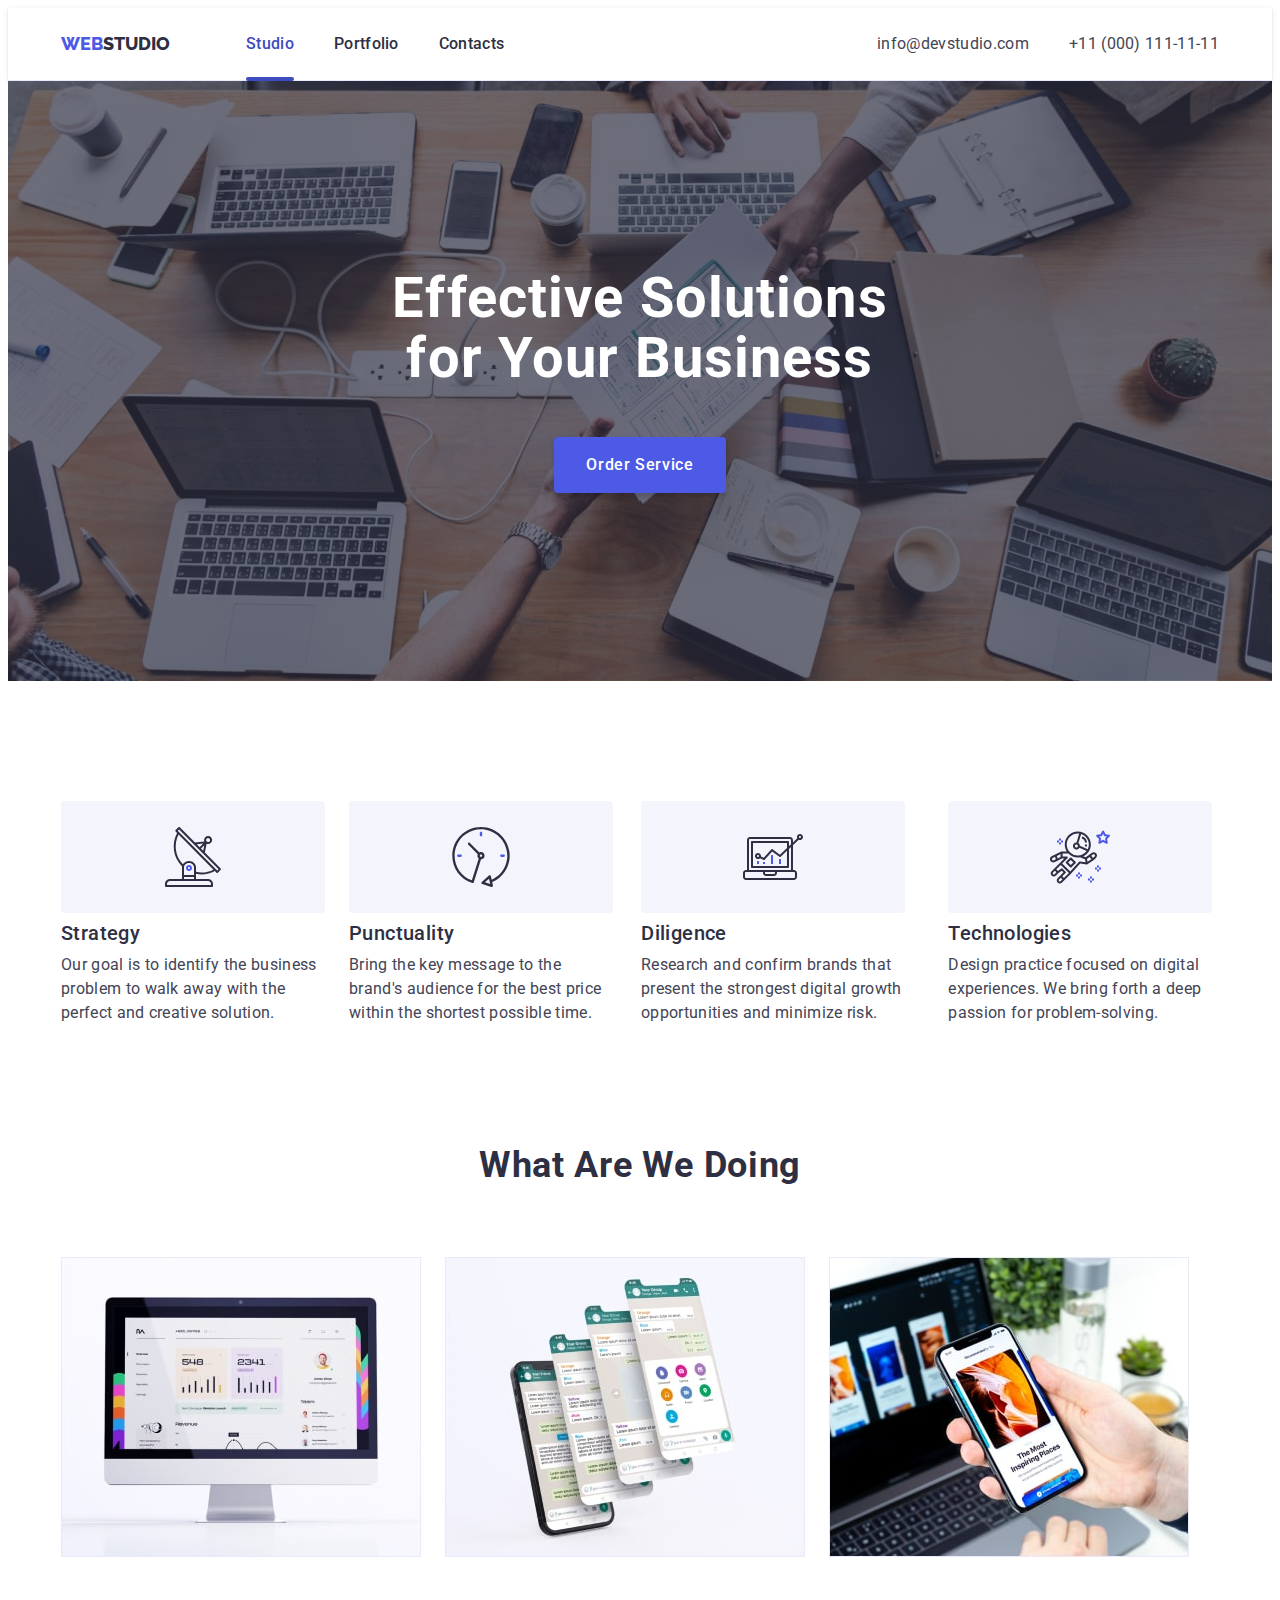
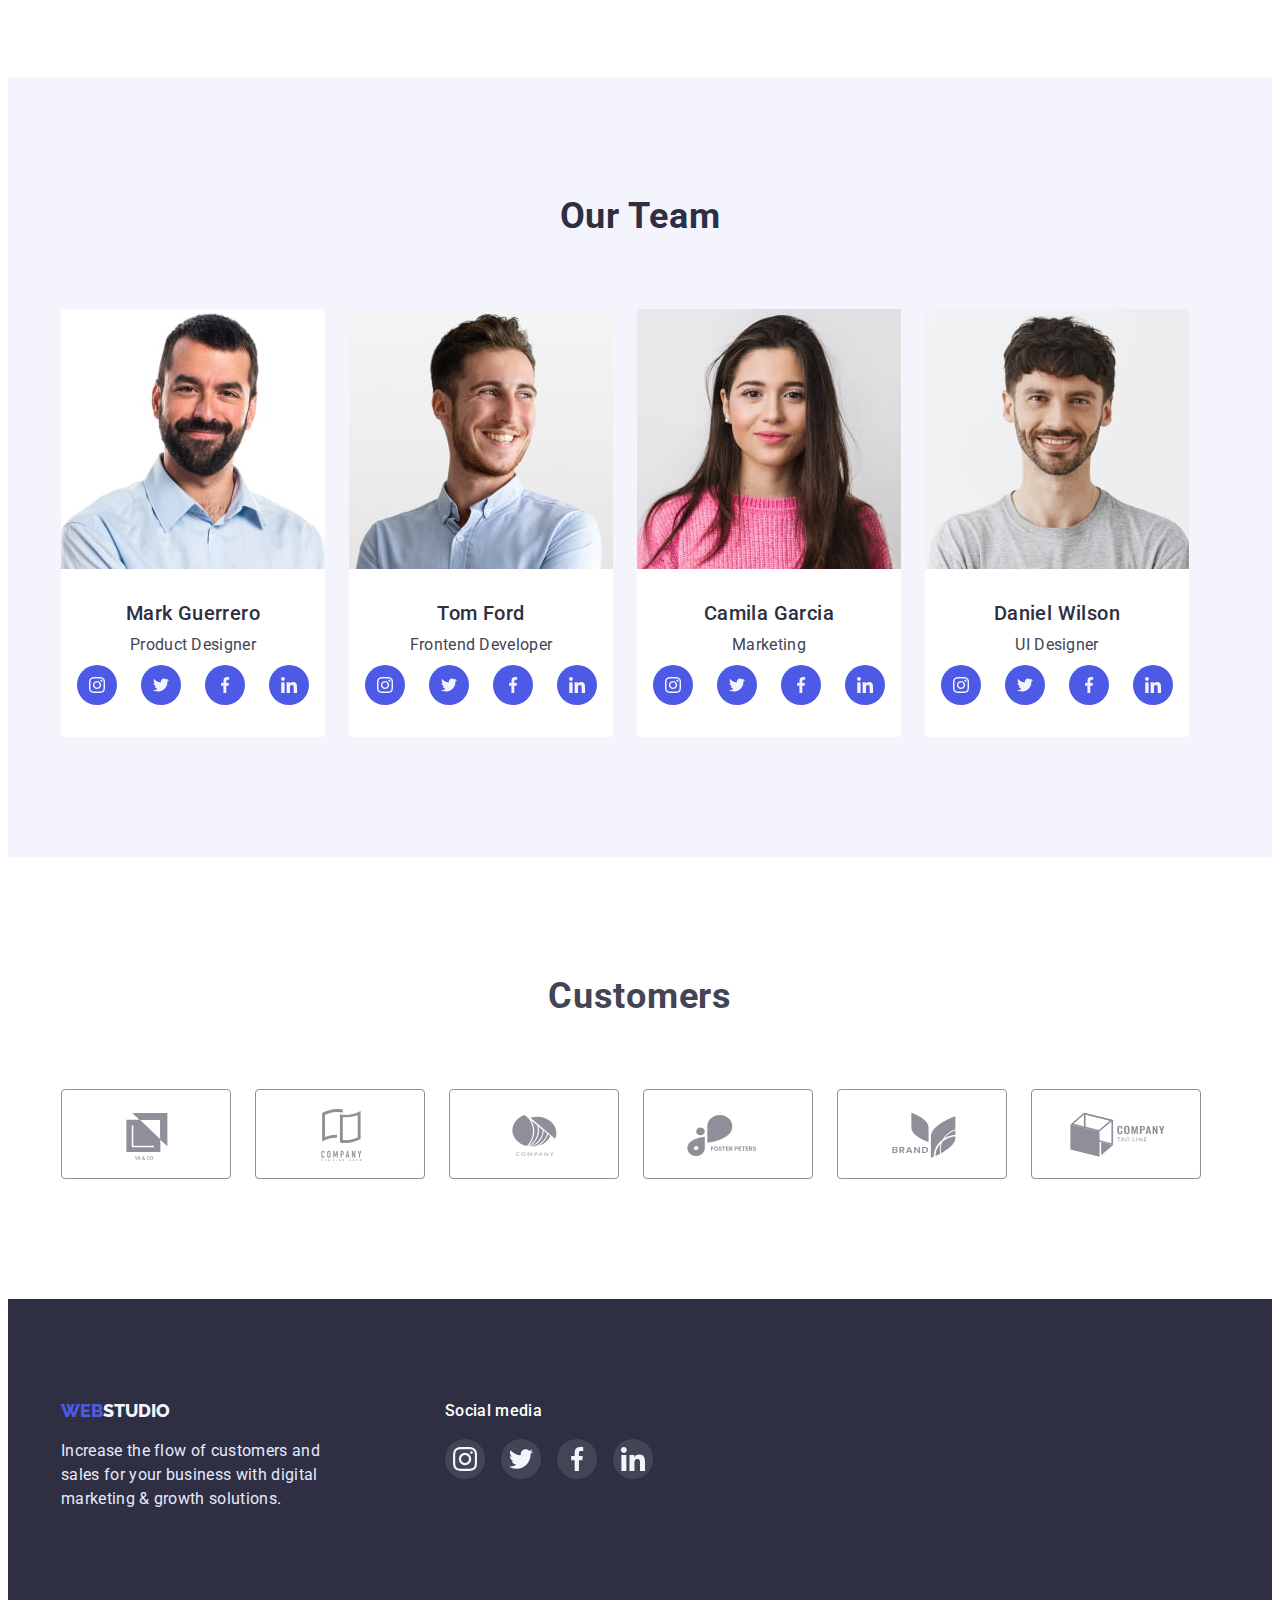
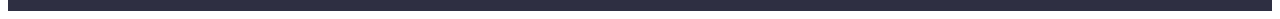
<file: index.html>
<!DOCTYPE html>
<html lang="en">
  <head>
    <meta charset="UTF-8" />
    <meta http-equiv="X-UA-Compatible" content="IE=edge" />
    <meta name="viewport" content="width=device-width, initial-scale=1.0" />
    <link rel="preconnect" href="https://fonts.googleapis.com" />
    <link rel="preconnect" href="https://fonts.gstatic.com" crossorigin />
    <link
      href="https://fonts.googleapis.com/css2?family=Raleway:wght@700;800&family=Roboto:wght@400;500;700;900&display=swap"
      rel="stylesheet"
    />
    <link
      rel="stylesheet"
      href="https://cdnjs.cloudflare.com/ajax/libs/modern-normalize/1.1.0/modern-normalize.min.css"
      integrity="sha512-wpPYUAdjBVSE4KJnH1VR1HeZfpl1ub8YT/NKx4PuQ5NmX2tKuGu6U/JRp5y+Y8XG2tV+wKQpNHVUX03MfMFn9Q=="
      crossorigin="anonymous"
      referrerpolicy="no-referrer"
    />
    <link rel="stylesheet" href="./css/styles.css" />
    <title>Студія</title>
  </head>
  <body>
    <!-- =======================HEADER============================ -->

    <header class="page-header">
      <div class="container header-container">
        <nav class="nav">
          <a href="./index.html" class="logo"
            ><span class="letter">WEB</span>STUDIO</a
          >
          <ul class="menu list">
            <li class="menu-list">
              <a
                href="./index.html"
                class="header-link header-current-page link color-link"
                >Studio</a
              >
            </li>
            <li class="menu-list">
              <a href="./portfolio.html" class="header-link link">Portfolio</a>
            </li>
            <li class="menu-list">
              <a href="./index.html" class="header-link link">Contacts</a>
            </li>
          </ul>
        </nav>
        <address class="menu-contacts">
          <ul class="contacts-list list">
            <li class="contacts-item">
              <a href="mailto:info@devstudio.com" class="contact-link link"
                >info@devstudio.com</a
              >
            </li>
            <li class="contacts-item">
              <a href="tel:+110001111111" class="contact-link link"
                >+11 (000) 111-11-11</a
              >
            </li>
          </ul>
        </address>
      </div>
    </header>

    <main>
      <!-- ====================HERO================= -->

      <section class="section section-hero">
        <div class="container">
          <h1 class="hero-title">Effective Solutions for Your Business</h1>
          <button type="button" class="hero-btn" data-modal-open>
            Order Service
          </button>
        </div>
      </section>
      <!-- ====================FEATURES SECTION ================= -->
      <section class="section">
        <div class="container">
          <h2 class="visually-hidden">features</h2>
          <ul class="features-list list">
            <li class="features-list-item">
              <div class="icons-features">
                <svg class="icon-feature">
                  <use href="./images/icons.svg#icon-antenna"></use>
                </svg>
              </div>
              <h3 class="features-title suptitle">Strategy</h3>
              <p class="features-subtitle">
                Our goal is to identify the business problem to walk away with
                the perfect and creative solution.
              </p>
            </li>

            <li class="features-list-item">
              <div class="icons-features">
                <svg class="icon-feature">
                  <use href="./images/icons.svg#icon-clock"></use>
                </svg>
              </div>
              <h3 class="features-title suptitle">Punctuality</h3>
              <p class="features-subtitle">
                Bring the key message to the brand's audience for the best price
                within the shortest possible time.
              </p>
            </li>
            <li class="features-list-item">
              <div class="icons-features">
                <svg class="icon-feature">
                  <use href="./images/icons.svg#icon-diagram"></use>
                </svg>
              </div>
              <h3 class="features-title suptitle">Diligence</h3>
              <p class="features-subtitle">
                Research and confirm brands that present the strongest digital
                growth opportunities and minimize risk.
              </p>
            </li>
            <li class="features-list-item">
              <div class="icons-features">
                <svg class="icon-feature">
                  <use href="./images/icons.svg#icon-astronaut"></use>
                </svg>
              </div>
              <h3 class="features-title suptitle">Technologies</h3>
              <p class="features-subtitle">
                Design practice focused on digital experiences. We bring forth a
                deep passion for problem-solving.
              </p>
            </li>
          </ul>
        </div>
      </section>
      <!-- ====================WORK=================== -->
      <section class="section section-work">
        <div class="work-container container">
          <h2 class="work-title title">What are we doing</h2>
          <ul class="work-list list">
            <li>
              <img
                src="./images/img-monitor.jpg"
                class="work-img"
                alt="monitor"
                width="360"
              />
            </li>
            <li>
              <img
                src="./images/img-mobiles.jpg"
                class="work-img"
                alt="mobiles"
                width="360"
              />
            </li>
            <li>
              <img
                src="./images/img-notebook.jpg"
                class="work-img"
                alt="notebook"
                width="360"
              />
            </li>
          </ul>
        </div>
      </section>
      <!-- =======================WORK TEAM====================== -->
      <section class="section team-section">
        <div class="team-container container">
          <h2 class="team-title title">Our Team</h2>
          <ul class="team-list list">
            <li class="employee-team">
              <img
                src="./images/produkt-designer.jpg"
                class="team-img"
                alt="produkt-designer"
                width="264"
              />
              <h3 class="name-employee-team suptitle">Mark Guerrero</h3>
              <p class="professions-team">Product Designer</p>
              <div class="team-wrap">
                <ul class="social-list list">
                  <li class="social-list-item">
                    <a href="" class="social-item-link link">
                      <svg width="16" height="16">
                        <use href="./images/icons.svg#icon-instagram"></use>
                      </svg>
                    </a>
                  </li>
                  <li class="social-list-item">
                    <a href="" class="social-item-link link">
                      <svg width="16" height="16">
                        <use href="./images/icons.svg#icon-twitter"></use>
                      </svg>
                    </a>
                  </li>
                  <li class="social-list-item">
                    <a href="" class="social-item-link link">
                      <svg width="16" height="16">
                        <use href="./images/icons.svg#icon-facebook"></use>
                      </svg>
                    </a>
                  </li>
                  <li class="social-list-item">
                    <a href="" class="social-item-link link">
                      <svg width="16" height="16">
                        <use href="./images/icons.svg#icon-linkedin"></use>
                      </svg>
                    </a>
                  </li>
                </ul>
              </div>
            </li>
            <li class="employee-team">
              <img
                src="./images/frontend-developer.jpg"
                class="team-img"
                alt="frontend-developer"
                width="264"
              />
              <h3 class="name-employee-team suptitle">Tom Ford</h3>
              <p class="professions-team">Frontend Developer</p>
              <div class="team-wrap">
                <ul class="social-list list">
                  <li class="social-list-item">
                    <a href="" class="social-item-link link">
                      <svg width="16" height="16">
                        <use href="./images/icons.svg#icon-instagram"></use>
                      </svg>
                    </a>
                  </li>
                  <li class="social-list-item">
                    <a href="" class="social-item-link link">
                      <svg width="16" height="16">
                        <use href="./images/icons.svg#icon-twitter"></use>
                      </svg>
                    </a>
                  </li>
                  <li class="social-list-item">
                    <a href="" class="social-item-link link">
                      <svg width="16" height="16">
                        <use href="./images/icons.svg#icon-facebook"></use>
                      </svg>
                    </a>
                  </li>
                  <li class="social-list-item">
                    <a href="" class="social-item-link link">
                      <svg width="16" height="16">
                        <use href="./images/icons.svg#icon-linkedin"></use>
                      </svg>
                    </a>
                  </li>
                </ul>
              </div>
            </li>
            <li class="employee-team">
              <img
                src="./images/marketing.jpg"
                class="team-img"
                alt="marketing"
                width="264"
              />
              <h3 class="name-employee-team suptitle">Camila Garcia</h3>
              <p class="professions-team">Marketing</p>
              <div class="team-wrap">
                <ul class="social-list list">
                  <li class="social-list-item">
                    <a href="" class="social-item-link link">
                      <svg width="16" height="16">
                        <use href="./images/icons.svg#icon-instagram"></use>
                      </svg>
                    </a>
                  </li>
                  <li class="social-list-item">
                    <a href="" class="social-item-link link">
                      <svg width="16" height="16">
                        <use href="./images/icons.svg#icon-twitter"></use>
                      </svg>
                    </a>
                  </li>
                  <li class="social-list-item">
                    <a href="" class="social-item-link link">
                      <svg width="16" height="16">
                        <use href="./images/icons.svg#icon-facebook"></use>
                      </svg>
                    </a>
                  </li>
                  <li class="social-list-item">
                    <a href="" class="social-item-link link">
                      <svg width="16" height="16">
                        <use href="./images/icons.svg#icon-linkedin"></use>
                      </svg>
                    </a>
                  </li>
                </ul>
              </div>
            </li>
            <li class="employee-team">
              <img
                src="./images/ui-designer.jpg"
                class="team-img"
                alt="ui-designer"
                width="264"
              />
              <h3 class="name-employee-team suptitle">Daniel Wilson</h3>
              <p class="professions-team">UI Designer</p>
              <div class="team-wrap">
                <ul class="social-list list">
                  <li class="social-list-item">
                    <a href="" class="social-item-link link">
                      <svg width="16" height="16">
                        <use href="./images/icons.svg#icon-instagram"></use>
                      </svg>
                    </a>
                  </li>
                  <li class="social-list-item">
                    <a href="" class="social-item-link link">
                      <svg width="16" height="16">
                        <use href="./images/icons.svg#icon-twitter"></use>
                      </svg>
                    </a>
                  </li>
                  <li class="social-list-item">
                    <a href="" class="social-item-link link">
                      <svg width="16" height="16">
                        <use href="./images/icons.svg#icon-facebook"></use>
                      </svg>
                    </a>
                  </li>
                  <li class="social-list-item">
                    <a href="" class="social-item-link link">
                      <svg width="16" height="16">
                        <use href="./images/icons.svg#icon-linkedin"></use>
                      </svg>
                    </a>
                  </li>
                </ul>
              </div>
            </li>
          </ul>
        </div>
      </section>
      <!-- ============================= Customers========================================== -->
      <section class="section section-customers">
        <div class="container customers-container">
          <h2 class="customers-title">Customers</h2>
          <ul class="customers-list list">
            <li class="customers-ithem">
              <a href="" class="customers-link link">
                <svg class="icon-customers">
                  <use href="./images/icons.svg#icon-company-1"></use>
                </svg>
              </a>
            </li>
            <li class="customers-ithem">
              <a href="" class="customers-link link">
                <svg class="icon-customers">
                  <use href="./images/icons.svg#icon-company-2"></use>
                </svg>
              </a>
            </li>
            <li class="customers-ithem">
              <a href="" class="customers-link link">
                <svg class="icon-customers">
                  <use href="./images/icons.svg#icon-company-3"></use>
                </svg>
              </a>
            </li>
            <li class="customers-ithem">
              <a href="" class="customers-link link">
                <svg class="icon-customers">
                  <use href="./images/icons.svg#icon-company-4"></use>
                </svg>
              </a>
            </li>
            <li class="customers-ithem">
              <a href="" class="customers-link link">
                <svg class="icon-customers">
                  <use href="./images/icons.svg#icon-company-5"></use>
                </svg>
              </a>
            </li>
            <li class="customers-ithem">
              <a href="" class="customers-link link">
                <svg class="icon-customers">
                  <use href="./images/icons.svg#icon-company-6"></use>
                </svg>
              </a>
            </li>
          </ul>
        </div>
      </section>
    </main>
    <div class="backdrop-wraper is-hidden" data-modal>
      <div class="modal">
        <button type="button" class="close-btn-modal" data-modal-close>
          <svg class="close-btn-modal-icon" width="8" height="8">
            <use href="./images/icons.svg#icon-btn-close"></use>
          </svg>
        </button>
      </div>
    </div>
    <footer class="section footer-page">
      <div class="container footer-container">
        <div class="footer-copyright">
          <a href="./index.html" class="logo"
            ><span class="letter">WEB</span
            ><span class="logo-letter">STUDIO</span></a
          >
          <p class="copyright">
            Increase the flow of customers and sales for your business with
            digital marketing & growth solutions.
          </p>
        </div>
        <div class="social-footer">
          <h3 class="social-footer-title">Social media</h3>
          <ul class="social-footer-list list">
            <li class="social-footer-ithem">
              <a href="" class="social-footer-link link">
                <svg width="24" height="24">
                  <use href="./images/icons.svg#icon-instagram"></use>
                </svg>
              </a>
            </li>
            <li class="social-footer-ithem">
              <a href="" class="social-footer-link link">
                <svg width="24" height="24">
                  <use href="./images/icons.svg#icon-twitter"></use>
                </svg>
              </a>
            </li>
            <li class="social-footer-ithem">
              <a href="" class="social-footer-link link">
                <svg width="24" height="24">
                  <use href="./images/icons.svg#icon-facebook"></use>
                </svg>
              </a>
            </li>
            <li class="social-footer-ithem">
              <a href="" class="social-footer-link link">
                <svg width="24" height="24">
                  <use href="./images/icons.svg#icon-linkedin"></use>
                </svg>
              </a>
            </li>
          </ul>
        </div>
      </div>
    </footer>
    <script src="./js/modal.js"></script>
  </body>
</html>
</file>
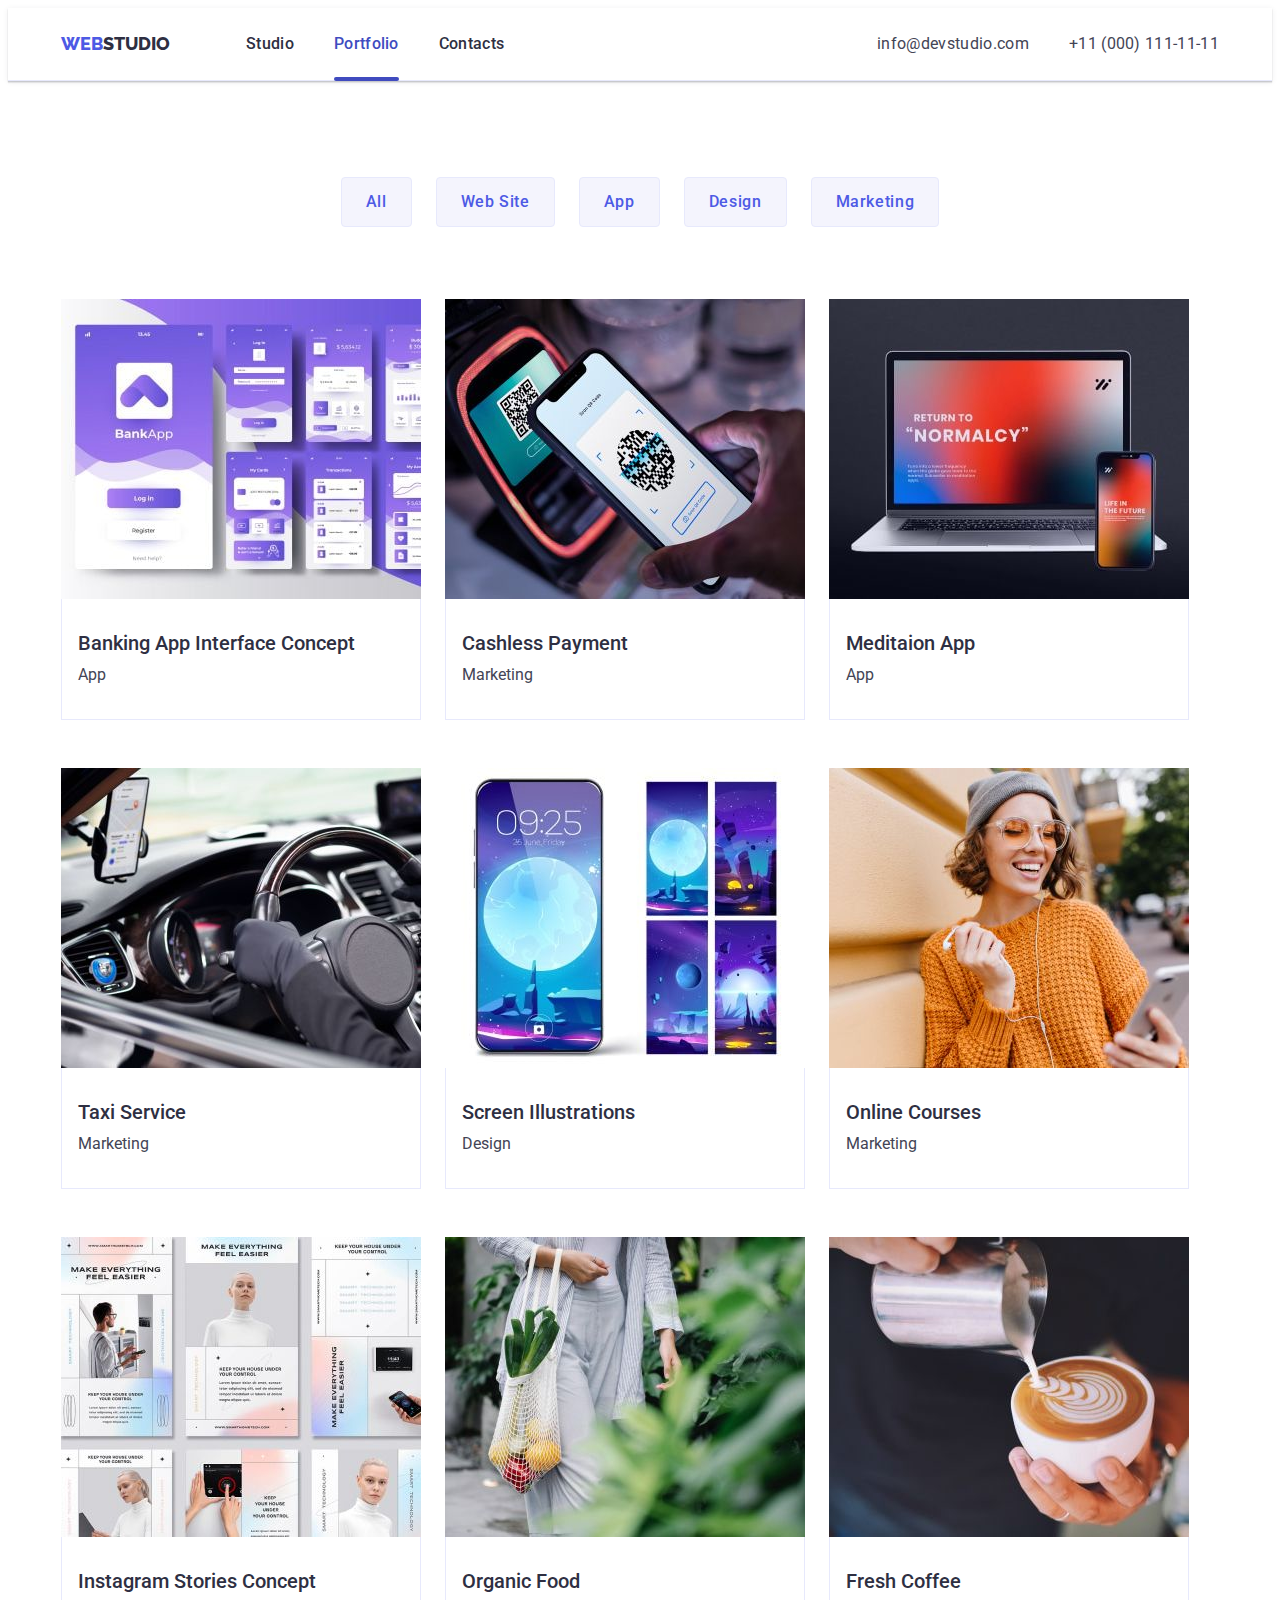
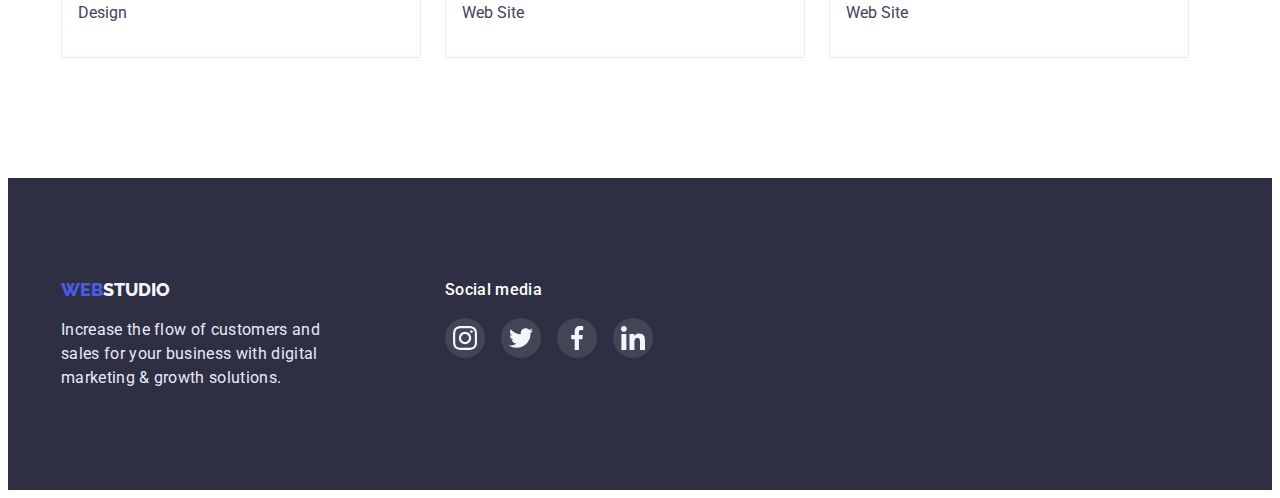
<file: portfolio.html>
<!DOCTYPE html>
<html lang="en">
  <head>
    <meta charset="UTF-8" />
    <meta http-equiv="X-UA-Compatible" content="IE=edge" />
    <meta name="viewport" content="width=device-width, initial-scale=1.0" />
    <link rel="preconnect" href="https://fonts.googleapis.com" />
    <link rel="preconnect" href="https://fonts.gstatic.com" crossorigin />
    <link
      href="https://fonts.googleapis.com/css2?family=Raleway:wght@700;800&family=Roboto:wght@400;500;700;900&display=swap"
      rel="stylesheet"
    />
    <link
      rel="stylesheet"
      href="https://cdnjs.cloudflare.com/ajax/libs/modern-normalize/1.1.0/modern-normalize.min.css"
      integrity="sha512-wpPYUAdjBVSE4KJnH1VR1HeZfpl1ub8YT/NKx4PuQ5NmX2tKuGu6U/JRp5y+Y8XG2tV+wKQpNHVUX03MfMFn9Q=="
      crossorigin="anonymous"
      referrerpolicy="no-referrer"
    />
    <link rel="stylesheet" href="./css/styles.css" />
    <title>Портфоліо</title>
  </head>

  <body>
    <!-- =======================HEADER============================ -->
    <header class="page-header">
      <div class="container header-container">
        <nav class="nav">
          <a href="./index.html" class="logo"
            ><span class="letter">WEB</span>STUDIO</a
          >
          <ul class="menu list">
            <li class="menu-list">
              <a href="./index.html" class="header-link link">Studio</a>
            </li>
            <li class="menu-list">
              <a
                href="./portfolio.html"
                class="header-link header-current-page link color-link"
                >Portfolio</a
              >
            </li>
            <li class="menu-list">
              <a href="./index.html" class="header-link link">Contacts</a>
            </li>
          </ul>
        </nav>
        <address class="menu-contacts">
          <ul class="contacts-list list">
            <li class="contacts-item">
              <a href="mailto:info@devstudio.com" class="contact-link link"
                >info@devstudio.com</a
              >
            </li>
            <li class="contacts-item">
              <a href="tel:+110001111111" class="contact-link link"
                >+11 (000) 111-11-11</a
              >
            </li>
          </ul>
        </address>
      </div>
    </header>
    <main>
      <!-- ==================Portfolio Filter button ============ -->
      <section class="section filter-section">
        <div class="container">
          <h1 class="visually-hidden">Filter Btn Active</h1>
          <ul class="project-filter-btn list">
            <li>
              <button type="button" class="project-btn">All</button>
            </li>
            <li>
              <button type="button" class="project-btn">Web Site</button>
            </li>
            <li>
              <button type="button" class="project-btn">App</button>
            </li>
            <li>
              <button type="button" class="project-btn">Design</button>
            </li>
            <li>
              <button type="button" class="project-btn">Marketing</button>
            </li>
          </ul>

          <!--==================== Portfolio project================= -->
          <h2 class="visually-hidden">Portfolio</h2>
          <ul class="portfolio-project-list list">
            <li class="Item">
              <a href="" class="portfolio-project-img link">
                <div class="card-thumb-wraper">
                  <div class="card-thumb">
                    <img
                      src="./images/banking-app.jpg"
                      alt="bank app"
                      width="360"
                    />
                    <p class="overlay-card-porfolio">
                      14 Stylish and User-Friendly App Design Concepts · Task
                      Manager App · Calorie Tracker App · Exotic Fruit Ecommerce
                      App · Cloud Storage App
                    </p>
                  </div>
                </div>

                <div class="card-content">
                  <h3 class="portfolio-project-title suptitle">
                    Banking App Interface Concept
                  </h3>
                  <p class="portfolio-project-subtitle">App</p>
                </div>
              </a>
            </li>
            <li class="Item">
              <a href="" class="portfolio-project-img link">
                <div class="card-thumb-wraper">
                  <div class="card-thumb">
                    <img
                      src="./images/cashless-payment.jpg"
                      alt="cashless-payment"
                      width="360"
                    />
                    <p class="overlay-card-porfolio">
                      14 Stylish and User-Friendly App Design Concepts · Task
                      Manager App · Calorie Tracker App · Exotic Fruit Ecommerce
                      App · Cloud Storage App
                    </p>
                  </div>
                </div>
                <div class="card-content">
                  <h3 class="portfolio-project-title suptitle">
                    Cashless Payment
                  </h3>
                  <p class="portfolio-project-subtitle">Marketing</p>
                </div>
              </a>
            </li>
            <li class="Item">
              <a href="" class="portfolio-project-img link">
                <div class="card-thumb-wraper">
                  <div class="card-thumb">
                    <img
                      src="./images/meditaion-app.jpg"
                      alt="meditaion-app"
                      width="360"
                    />
                    <p class="overlay-card-porfolio">
                      14 Stylish and User-Friendly App Design Concepts · Task
                      Manager App · Calorie Tracker App · Exotic Fruit Ecommerce
                      App · Cloud Storage App
                    </p>
                  </div>
                </div>
                <div class="card-content">
                  <h3 class="portfolio-project-title suptitle">
                    Meditaion App
                  </h3>
                  <p class="portfolio-project-subtitle">App</p>
                </div>
              </a>
            </li>
            <li class="Item">
              <a href="" class="portfolio-project-img link">
                <div class="card-thumb-wraper">
                  <div class="card-thumb">
                    <img
                      src="./images/taxi-service.jpg"
                      alt="taxi-service"
                      width="360"
                    />
                    <p class="overlay-card-porfolio">
                      14 Stylish and User-Friendly App Design Concepts · Task
                      Manager App · Calorie Tracker App · Exotic Fruit Ecommerce
                      App · Cloud Storage App
                    </p>
                  </div>
                </div>
                <div class="card-content">
                  <h3 class="portfolio-project-title suptitle">Taxi Service</h3>
                  <p class="portfolio-project-subtitle">Marketing</p>
                </div>
              </a>
            </li>
            <li class="Item">
              <a href="" class="portfolio-project-img link">
                <div class="card-thumb-wraper">
                  <div class="card-thumb">
                    <img
                      src="./images/screen-illustrations.jpg"
                      alt="screen-illustrations"
                      width="360"
                    />
                    <p class="overlay-card-porfolio">
                      14 Stylish and User-Friendly App Design Concepts · Task
                      Manager App · Calorie Tracker App · Exotic Fruit Ecommerce
                      App · Cloud Storage App
                    </p>
                  </div>
                </div>
                <div class="card-content">
                  <h3 class="portfolio-project-title suptitle">
                    Screen Illustrations
                  </h3>
                  <p class="portfolio-project-subtitle">Design</p>
                </div>
              </a>
            </li>
            <li class="Item">
              <a href="" class="portfolio-project-img link">
                <div class="card-thumb-wraper">
                  <div class="card-thumb">
                    <img
                      src="./images/online-courses.jpg"
                      alt="online-courses"
                      width="360"
                    />
                    <p class="overlay-card-porfolio">
                      14 Stylish and User-Friendly App Design Concepts · Task
                      Manager App · Calorie Tracker App · Exotic Fruit Ecommerce
                      App · Cloud Storage App
                    </p>
                  </div>
                </div>
                <div class="card-content">
                  <h3 class="portfolio-project-title suptitle">
                    Online Courses
                  </h3>
                  <p class="portfolio-project-subtitle">Marketing</p>
                </div>
              </a>
            </li>
            <li class="Item">
              <a href="" class="portfolio-project-img link">
                <div class="card-thumb-wraper">
                  <div class="card-thumb">
                    <img
                      src="./images/instagram-stories-concept.jpg"
                      alt="instagram-stories-concept"
                      width="360"
                    />
                    <p class="overlay-card-porfolio">
                      14 Stylish and User-Friendly App Design Concepts · Task
                      Manager App · Calorie Tracker App · Exotic Fruit Ecommerce
                      App · Cloud Storage App
                    </p>
                  </div>
                </div>
                <div class="card-content">
                  <h3 class="portfolio-project-title suptitle">
                    Instagram Stories Concept
                  </h3>
                  <p class="portfolio-project-subtitle">Design</p>
                </div>
              </a>
            </li>
            <li class="Item">
              <a href="" class="portfolio-project-img link">
                <div class="card-thumb-wraper">
                  <div class="card-thumb">
                    <img
                      src="./images/organic-foog.jpg"
                      alt="organic-foog"
                      width="360"
                    />
                    <p class="overlay-card-porfolio">
                      14 Stylish and User-Friendly App Design Concepts · Task
                      Manager App · Calorie Tracker App · Exotic Fruit Ecommerce
                      App · Cloud Storage App
                    </p>
                  </div>
                </div>
                <div class="card-content">
                  <h3 class="portfolio-project-title suptitle">Organic Food</h3>
                  <p class="portfolio-project-subtitle">Web Site</p>
                </div>
              </a>
            </li>
            <li class="Item">
              <a href="" class="portfolio-project-img link">
                <div class="card-thumb-wraper">
                  <div class="card-thumb">
                    <img
                      src="./images/fresh-coffee.jpg"
                      alt="fresh-coffee"
                      width="360"
                    />
                    <p class="overlay-card-porfolio">
                      14 Stylish and User-Friendly App Design Concepts · Task
                      Manager App · Calorie Tracker App · Exotic Fruit Ecommerce
                      App · Cloud Storage App
                    </p>
                  </div>
                </div>
                <div class="card-content">
                  <h3 class="portfolio-project-title suptitle">Fresh Coffee</h3>
                  <p class="portfolio-project-subtitle">Web Site</p>
                </div>
              </a>
            </li>
          </ul>
        </div>
      </section>
    </main>
    <footer class="section footer-page">
      <div class="container footer-container">
        <div class="footer-copyright">
          <a href="./index.html" class="logo"
            ><span class="letter">WEB</span
            ><span class="logo-letter">STUDIO</span></a
          >
          <p class="copyright">
            Increase the flow of customers and sales for your business with
            digital marketing & growth solutions.
          </p>
        </div>
        <div class="social-footer">
          <h3 class="social-footer-title">Social media</h3>
          <ul class="social-footer-list list">
            <li class="social-footer-ithem">
              <a href="" class="social-footer-link link">
                <svg width="24" height="24">
                  <use href="./images/icons.svg#icon-instagram"></use>
                </svg>
              </a>
            </li>
            <li class="social-footer-ithem">
              <a href="" class="social-footer-link link">
                <svg width="24" height="24">
                  <use href="./images/icons.svg#icon-twitter"></use>
                </svg>
              </a>
            </li>
            <li class="social-footer-ithem">
              <a href="" class="social-footer-link link">
                <svg width="24" height="24">
                  <use href="./images/icons.svg#icon-facebook"></use>
                </svg>
              </a>
            </li>
            <li class="social-footer-ithem">
              <a href="" class="social-footer-link link">
                <svg width="24" height="24">
                  <use href="./images/icons.svg#icon-linkedin"></use>
                </svg>
              </a>
            </li>
          </ul>
        </div>
      </div>
    </footer>
  </body>
</html>
</file>
<file: css/styles.css>
/* основний колір  #434455 */
/* другорядний колір заголовків h3, меню навігаці, лого #2E2F42 */
/* колір головного заголовка  #FFFFFF */
/* основний колір фону #FFFFFF */
/* колір лого "WEB" #4D5AE5 */

:root {
--color-primary: #434455;
--color-secondary:#2E2F42;
--color-background-primary:#FFFFFF;
--color-logo-links:#4D5AE5;
--color-pressed-state:#404BBF;
--color-text:#ffffff;
--color-text-btn:#4D5AE5;
--color-bgr-btn:#F4F4FD;
--color-border-btn:#E7E9FC;
--color-background-secondary:#F4F4FD;
--color-border-card:#E7E9FC;
--color-border-secondary:#8E8F99;
--color-icons-customers:#8e8f99;
--color-bg-card-portfolio:#4D5AE5;
--color-text-overlay:#F4F4FD;
--color-bg-modal:#FCFCFC;
--transition-dur-time-func: 250ms cubic-bezier(0.4, 0, 0.2, 1);
}

body {
font-family: 'Roboto', sans-serif;
background-color:var(--color-background-primary);
color: var(--color-primary);
}
ul {
margin-top: 0;
margin-bottom: 0;
padding-left: 0;
}
img {
    display: block;
    max-width: 100%;
    height: auto;
}
h1,
h2,
h3,
h4,
p {
    margin: 0;
}
   
button {
    cursor: pointer;
}
/* Скидування стилей списку */
.list {
list-style: none;
}
/* Скидування стилей посилань */
.link {
text-decoration: none;
}

.container {
width: 1158px;
margin-left: auto;
margin-right: auto;
padding-left: 15px;
padding-right: 15px;
}
.section {
padding-top: 120px;
padding-bottom: 120px;
}
.suptitle {
margin-bottom: 8px;
}
.visually-hidden {
position: absolute;
width: 1px;
height: 1px;
margin: -1px;
border: 0;
padding: 0;
white-space: nowrap;
clip-path: inset(100%);
clip: rect(0 0 0 0);
overflow: hidden;
}

/* ===========================HEADER================ */
.header-link:hover,
.header-link:focus {
color:var(--color-pressed-state);
}

/* Колір для лого */
.letter {
color:var(--color-logo-links);
}
.logo {
font-family: 'Raleway', sans-serif;
font-weight: 800;
font-size: 18px;
line-height: 1.33;
color:var(--color-secondary);
text-decoration: none;
}
 .header-link  {
font-weight: 500;
font-size: 16px;
line-height: 1.5;
letter-spacing: 0.02em;
color: var(--color-secondary);
transition: color var(--transition-dur-time-func);
display: block;
 }
.contact-link {
font-style: normal;
font-size: 16px;
line-height: 1.5;
letter-spacing: 0.02em;
color: var(--color-primary);
transition: color var(--transition-dur-time-func);
}
.contact-link:hover,
.contact-link:focus {
color: var(--color-pressed-state);
}
.header-container {
display:flex;
align-items: center;
}
.nav {
display: flex;
align-items: center;
}
.contacts-list {
display: flex;
align-items: center;
}
.menu {
display: flex;
align-items: center;
}
.contacts-list .contact-link+.contact-link {
margin-right: 40px;
}
.logo {
margin-right: 76px;
}
.menu-list:not(:last-child) {
margin-right: 40px;
}
.contacts-list .contacts-item + .contacts-item {
margin-left: 40px;
}
.menu-contacts {
margin-left: auto;
}
.page-header {
border-bottom: 1px solid var(--color-border-btn);
box-shadow: 0px 2px 1px rgba(46, 47, 66, 0.08), 0px 1px 1px rgba(46, 47, 66, 0.16), 0px 1px 6px rgba(46, 47, 66, 0.08);
}
.title {
font-weight: 700;
margin-bottom: 72px;
}
.menu-list {
position: relative;
}
.header-current-page::after {
 content:''; 
position: absolute;
left: 0;
bottom: -1px;
width: 100%;
height: 4px;
background-color:var(--color-pressed-state);
border-radius: 2px;
display: block;
}
.menu .link {
padding-top: 24px;
padding-bottom: 24px; 
}
.color-link {
color:var(--color-pressed-state);
}

/* ===========================/ HEADER /================ */

/* ============================HERO===================== */
.section-hero{
padding-top: 188px;
padding-bottom: 188px;
background-color:var(--color-secondary);
background-image: linear-gradient(rgba(46, 47, 66, 0.7),
rgba(46, 47, 66, 0.7)),url(../images/people-office.jpg);
background-position:center;
background-repeat: no-repeat;
background-size: cover;
max-width: 1440px;
margin-left: auto;
margin-right: auto;
}
.hero-title {
font-weight: 700;
font-size: 56px;
line-height: 1.07;
letter-spacing: 0.02em;
color:var(--color-text); 
width: 496px;
text-align:center;
margin-left:auto;
margin-right: auto;
}
.hero-btn {
font-family: 'Roboto', sans-serif;
font-weight: 500;
font-size: 16px;
line-height: 1.5;
letter-spacing: 0.04em;
color: var(--color-text);
min-width: 169px;
padding-top: 16px;
padding-left: 32px;
padding-bottom: 16px;
padding-right: 32px;
background-color: var(--color-logo-links);
box-shadow: 0px 4px 4px rgba(0, 0, 0, 0.15);
border-radius: 4px;
border:none;
display: block;
margin-left: auto;
margin-right: auto;
margin-top: 48px;
transition: background-color var(--transition-dur-time-func);
}
.hero-btn:hover,
.hero-btn:focus{
background-color:var(--color-pressed-state);
}

/* ============================ / HERO /===================== */
/* ============================ FEATURES SECTION ============ */
.features-title {
font-weight: 500;
font-size: 20px;
line-height: 1.2;
letter-spacing: 0.02em;
color: var(--color-secondary);
}
.features-subtitle {
font-size: 16px;
line-height: 1.5;
letter-spacing: 0.02em;
color: var(--color-primary);
}
.features-list {
display: flex; 
gap: 24px;
}
.features-list-item{
width: calc((100%-72px)/4);
}
.icons-features{
width: 264px;
height: 112px;
background-color: var(--color-background-secondary);
border-radius: 4px;
display: flex;
align-items: center;
justify-content: center;
margin-bottom: 8px;
}
.icon-feature {
width: 60px;
height: 64px;
}

/* ============================ /FEATURES SECTION/ ============ */



/* ============================ WORK SECTION ============ */
.section-work {
padding-top: 0;
}
.work-title {
font-size: 36px;
line-height: 40px;
letter-spacing: 0.02em;
text-transform: capitalize;
color: var(--color-secondary);
}
.work-title {
text-align:center;
}
.work-list{
display: flex;
gap: 24px;
}

/* ============================ / WORK SECTION / ============ */



/* ============================ TEAM SECTION ============ */
.team-section {
background-color:var(--color-background-secondary) ;
padding-bottom: 120px;
}
.team-title {
font-size: 36px;
line-height: 1.11;
letter-spacing: 0.02em;
text-transform: capitalize;
color: var(--color-secondary);
text-align: center;
}
.name-employee-team { 
font-weight: 500;
font-size: 20px;
line-height: 1.2;
letter-spacing: 0.02em;
color: var(--color-secondary);
text-align: center;
margin-top: 32px;
}
.professions-team {
font-size: 16px;
line-height: 1.5;
letter-spacing: 0.02em;
color: var(--color-primary);
text-align: center;
}
.employee-team {
padding-bottom: 32px;
background-color: var(--color-background-primary);
border-radius: 0px 0px 4px 4px;
}
.team-list {   
display: flex;
gap: 24px;  
}
.social-list {
display: flex;
justify-content: center;
gap: 24px;
margin-top: 8px;
}
.social-list-item {
width: 40px; 
height: 40px;
}
.social-item-link {
width: 100%;
height: 100%;
border-radius: 50%;
display: flex;
justify-content: center;
align-items: center;
background-color:var(--color-logo-links);
transition: background-color var(--transition-dur-time-func);
}
.social-item-link:hover,
.social-item-link:focus{
background-color: var(--color-pressed-state);
}

/* ============================ / TEAM SECTION /  ============ */
/* ============================  Customers / ============ */
.customers-title {
font-weight: 700;
letter-spacing: 0.02em;
text-transform: capitalize;
font-size: 36px;
line-height: 1.11;
text-align: center;
margin-bottom: 72px;
}
.customers-list{
display: flex;
gap: 24px;
}
.customers-link {
width: 168px;
height: 88px;
border: 1px solid var(--color-border-secondary);
border-radius: 4px;
display: flex;
justify-content: center;
align-items: center;
color:var(--color-icons-customers);
transition:color var(--transition-dur-time-func),
            border-color var(--transition-dur-time-func)  ;
}
.icon-customers {
width: 104px;
height: 56px;
fill: currentColor;
}
.customers-link:hover,
.customers-link:focus {
border-color: var(--color-pressed-state);
color: var(--color-pressed-state);
}
/* ============================ / Customers /  ============ */



/* ============================ FOOTER  ============ */
.footer-page {
padding-top: 100px;
padding-bottom: 100px;
background-color: var(--color-secondary);
}
.copyright {
font-size: 16px;
line-height: 1.5;
letter-spacing: 0.02em;
color: var(--color-border-btn);
}
.logo-letter {
color: var(--color-bgr-btn);
}
.footer-copyright{
width: 264px; 
}
.copyright {
width: 100%;
margin-top: 16px;    
}
.social-footer-list {
display: flex; 
gap: 16px;
}
.social-footer-ithem {
width: 40px;
height: 40px;
}
.footer-container {
display: flex;
}
.social-footer-link {
width: 100%;
height: 100%;
border-radius: 50%;
display: flex;
justify-content: center;
align-items: center;
background-color: rgba(255, 255, 255, 0.1);
transition: background-color var(--transition-dur-time-func);
}
.social-footer-link:hover,
.social-footer-link:focus {
background-color: rgba(49, 208, 170, 1);;
}
.social-footer-title {
font-weight: 500;
font-size: 16px;
line-height: 1.5;
letter-spacing: 0.02em;
color: var(--color-text);
margin-bottom:16px;}
.social-footer {
margin-left: 120px; 
}
/* ============================ /FOOTER/  ============ */

/* ======================= PROJECT PORTFOLIO =================*/
.project-btn {
font-family: 'Roboto', sans-serif;
font-weight: 500;
font-size: 16px;
line-height: 1.5;
letter-spacing: 0.04em;
border-radius: 4px;
background-color: var(--color-bgr-btn);
border: 1px solid var(--color-border-btn);
color: var(--color-text-btn);
padding: 12px 24px;
transition: color var(--transition-dur-time-func),
background-color var(--transition-dur-time-func),
border-color var(--transition-dur-time-func),
box-shadow var(--transition-dur-time-func);
}
.project-btn:hover,
.project-btn:focus {
background-color: var(--color-pressed-state);
color: var(--color-text);
border-color: transparent;
box-shadow: 0px 3px 1px rgba(0, 0, 0, 0.1), 0px 2px 1px rgba(0, 0, 0, 0.08), 0px 2px 2px rgba(0, 0, 0, 0.12);
}
.portfolio-project-title {
font-weight: 500;
font-size: 20px;
line-height: 1.2;
color: var(--color-secondary);
}
.portfolio-project-subtitle {
font-size: 16px;
line-height: 1.5;
color: var(--color-primary);
}
.project-filter-btn {
margin-bottom: 72px;
display: flex;
justify-content: center;
gap: 24px;
}
.portfolio-project-list {
display: flex;
flex-wrap: wrap;
margin-top: -48px;
margin-left: -24px;
}
.portfolio-project-list>.Item {
/* flex-basis: calc (100%/3-24px); */
margin-top: 48px;
margin-left: 24px;  
}
.filter-section {
padding-top: 96px;
}
.card-content {
padding-top: 32px;
padding-bottom: 32px;
padding-left: 16px;
padding-right: 16px;
border-bottom: 1px solid var(--color-border-card);
border-left: 1px solid var(--color-border-card);
border-right: 1px solid var(--color-border-card);  
}
.portfolio-project-img {
display: block;
transition:box-shadow var(--transition-dur-time-func) ;   
}
.portfolio-project-img:hover,
.portfolio-project-img:focus {
box-shadow: 0px 1px 6px rgba(46, 47, 66, 0.08), 0px 1px 1px rgba(46, 47, 66, 0.16), 0px 2px 1px rgba(46, 47, 66, 0.08);
}

.card-thumb-wraper {
position: relative;
overflow: hidden;
}
.overlay-card-porfolio {  
position: absolute;
top: 0;
left: 0;
width: 100%;
height: 100%;
font-size: 16px;
line-height: 1.5;
letter-spacing: 0.02em;
background-color: var(--color-bg-card-portfolio); 
color: var(--color-text-overlay);
padding: 40px 32px 40px;
transform: translate(0%,100%);
transition: transform var(--transition-dur-time-func);
}
.portfolio-project-img:hover .overlay-card-porfolio,
.portfolio-project-img:focus .overlay-card-porfolio {
transform: translate(0%,0%);
}
/* =====================/PROGECT PORTFOLIO/ =================*/

/* ======================= MODAL =============================== */
.backdrop-wraper {
position: fixed;
top: 0;
left: 0;
width: 100%;
height: 100%;
background-color: rgba(0, 0, 0, 0.5);
z-index: 100;
transition:opacity var(--transition-dur-time-func),
visibility var(--transition-dur-time-func) ;
}
.modal {
position: absolute;
top:50%;
left:50%;
transform:translate(-50%,-50%) ;
width: 408px;
height: 576px;
background-color:var(--color-bg-modal);
box-shadow: 0px 1px 1px rgba(0, 0, 0, 0.14), 0px 1px 3px rgba(0, 0, 0, 0.12), 0px 2px 1px rgba(0, 0, 0, 0.2);
border-radius: 4px; 
}
.backdrop-wraper.is-hidden {
opacity:0;
visibility:hidden;    
pointer-events:none;
}
.close-btn-modal {
position: absolute;
top: 24px;
right: 24px;
width: 24px;
height: 24px; 
padding: 0; 
background-color:var(--color-border-btn);
border: 1px solid rgba(0, 0, 0, 0.1);
border-radius: 50%;
display: flex;
justify-content: center;
align-items: center;
transition:background-color var(--transition-dur-time-func);
}
.close-btn-modal-icon {
fill:var(--color-secondary);
transition:fill var(--transition-dur-time-func);
}
.close-btn-modal:hover,
.close-btn-modal:focus {
background-color: var(--color-pressed-state);
border:0;
}

.close-btn-modal:hover .close-btn-modal-icon,
.close-btn-modal:focus .close-btn-modal-icon {
fill: var(--color-text);
}
/* ======================= / MODAL /=============================== */
</file>
